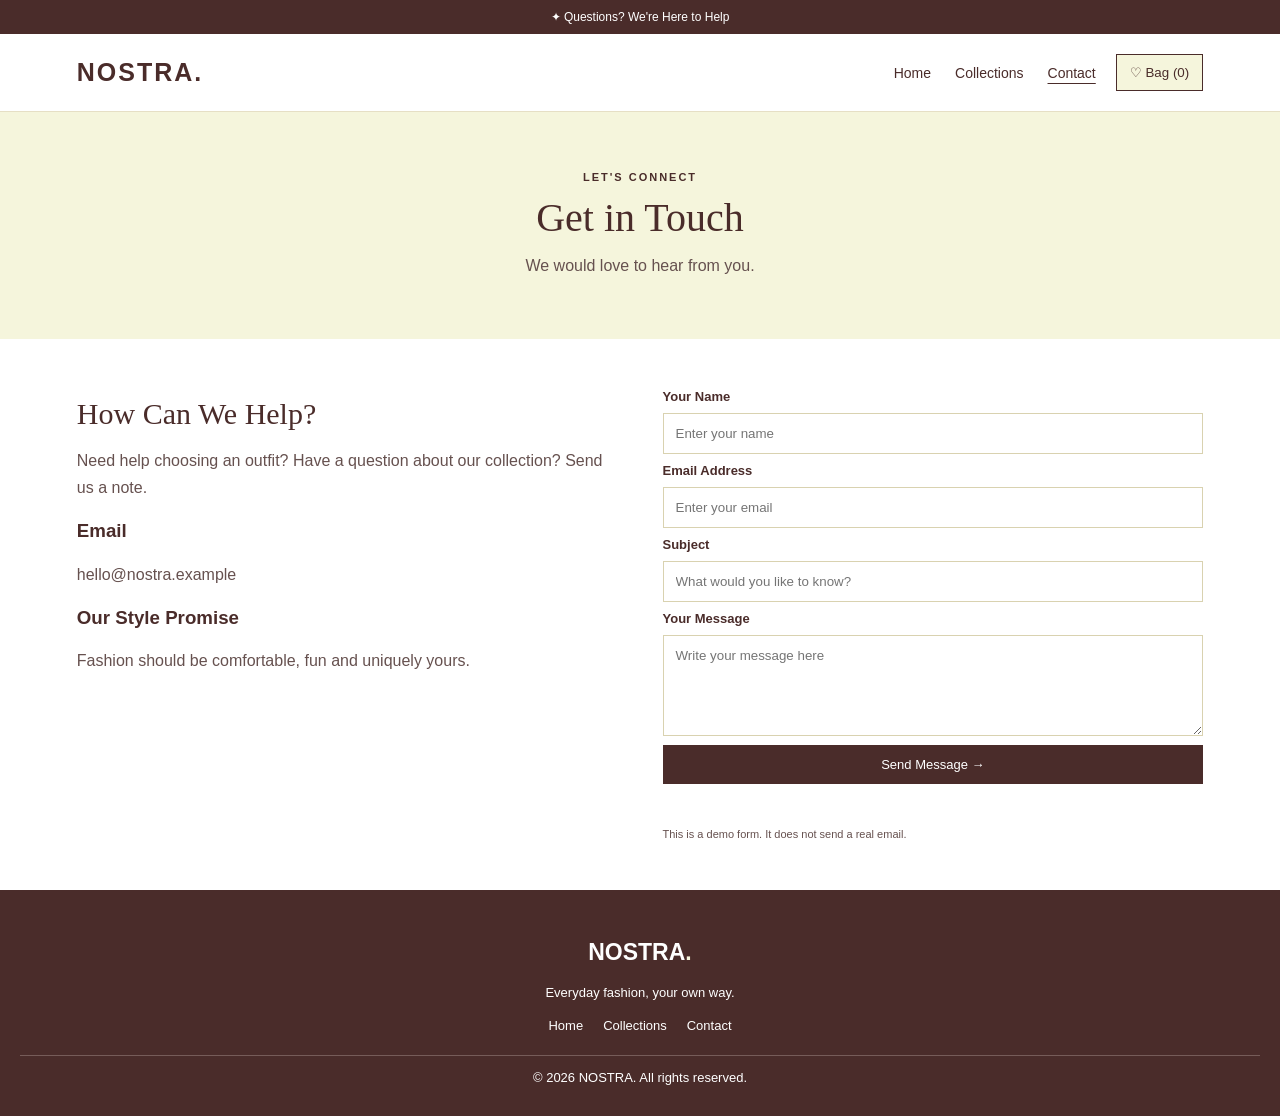
<file: contact.html>
<!DOCTYPE html>
<html lang="en">
<head>
<meta charset="UTF-8">
<meta name="viewport" content="width=device-width, initial-scale=1.0">
<title>Contact | NOSTRA</title>
<link rel="stylesheet" href="style.css">
<script src="script.js" defer></script>
</head>
<body>
 
    <div class="offer-bar">

        ✦ Questions? We're Here to Help
</div>
 
    <header>
<a href="index.html" class="logo">NOSTRA<span>.</span></a>
 
        <nav>
<a href="index.html">Home</a>
<a href="collections.html">Collections</a>
<a class="active" href="contact.html">Contact</a>
</nav>
 
        <button id="openCart" class="cart-button">

            ♡ Bag (<span id="cart-count">0</span>)
</button>
</header>
 
    <main>
<section class="collection-banner">
<p class="small-heading">LET'S CONNECT</p>
<h1>Get in Touch</h1>
<p>We would love to hear from you.</p>
</section>
 
        <section class="section contact-section">
<div class="contact-info">
<h2>How Can We Help?</h2>
 
                <p>

                    Need help choosing an outfit? Have a question about

                    our collection? Send us a note.
</p>
 
                <h3>Email</h3>
<p>hello@nostra.example</p>
 
                <h3>Our Style Promise</h3>
<p>

                    Fashion should be comfortable, fun and uniquely yours.
</p>
</div>
 
            <form id="contact-form" class="contact-form">
<label for="contact-name">Your Name</label>
<input

                    id="contact-name"

                    type="text"

                    placeholder="Enter your name"

                    required
>
 
                <label for="contact-email">Email Address</label>
<input

                    id="contact-email"

                    type="email"

                    placeholder="Enter your email"

                    required
>
 
                <label for="contact-subject">Subject</label>
<input

                    id="contact-subject"

                    type="text"

                    placeholder="What would you like to know?"

                    required
>
 
                <label for="contact-message-input">Your Message</label>
<textarea

                    id="contact-message-input"

                    rows="5"

                    placeholder="Write your message here"

                    required
></textarea>
 
                <button type="submit" class="main-button">

                    Send Message →
</button>
 
                <p id="contact-message" class="form-message"></p>
 
                <small>

                    This is a demo form. It does not send a real email.
</small>
</form>
</section>
</main>
 
    <footer>
<h2>NOSTRA<span>.</span></h2>
<p>Everyday fashion, your own way.</p>
 
        <div class="footer-links">
<a href="index.html">Home</a>
<a href="collections.html">Collections</a>
<a href="contact.html">Contact</a>
</div>
 
        <p class="copyright">© 2026 NOSTRA. All rights reserved.</p>
</footer>
 
    <!-- Shopping Cart -->
 
    <div id="cartOverlay" class="cart-overlay hidden">
<div class="cart-box">
<div class="cart-heading">
<h2>Your Shopping Bag</h2>
<button id="closeCart" class="close-button">×</button>
</div>
 
            <div id="cart-items"></div>
 
            <p id="empty-cart">Your bag is empty. Find your favourite style!</p>
 
            <div class="cart-total">

                Total: <span id="cart-total">₹0</span>
</div>
 
            <button id="checkout-button"

                    class="main-button checkout-button">

                Place Demo Order
</button>
</div>
</div>
 
</body>
</html>
</file>
<file: style.css>
/* NOSTRA - Beige, White and Dark Brown Theme */
 
* {

    box-sizing: border-box;

}
 
body {

    margin: 0;

    font-family: Arial, sans-serif;

    color: #4A2C2A;

    background-color: #FFFFFF;

}
 
a {

    text-decoration: none;

    color: inherit;

}
 
button,

input,

select,

textarea {

    font-family: Arial, sans-serif;

}
 
/* Offer bar */
 
.offer-bar {

    background-color: #4A2C2A;

    color: #FFFFFF;

    text-align: center;

    padding: 10px;

    font-size: 12px;

}
 
/* Header and navigation */
 
header {

    display: flex;

    align-items: center;

    gap: 20px;

    padding: 20px 6%;

    border-bottom: 1px solid #e6dfc5;

    background-color: #FFFFFF;

}
 
.logo {

    font-size: 25px;

    font-weight: bold;

    letter-spacing: 2px;

    white-space: nowrap;

}
 
.logo span {

    color: #4A2C2A;

}
 
nav {

    display: flex;

    gap: 24px;

    margin-left: auto;

}
 
nav a {

    font-size: 14px;

}
 
nav a:hover,

nav a.active {

    text-decoration: underline;

    text-underline-offset: 5px;

}
 
.cart-button {

    background-color: #F5F5DC;

    color: #4A2C2A;

    border: 1px solid #4A2C2A;

    padding: 10px 13px;

    cursor: pointer;

    white-space: nowrap;

}
 
.cart-button:hover,

.clear-button:hover {

    background-color: #e9e9cb;

}
 
/* Common buttons */
 
.main-button {

    display: inline-block;

    background-color: #4A2C2A;

    color: #FFFFFF;

    padding: 12px 18px;

    border: none;

    cursor: pointer;

    font-size: 13px;

    text-align: center;

}
 
.main-button:hover {

    background-color: #65413e;

}
 
.small-heading {

    color: #4A2C2A;

    font-size: 11px;

    letter-spacing: 2px;

    font-weight: bold;

}
 
/* Home page hero */
 
.hero {

    display: flex;

    align-items: center;

    gap: 40px;

    padding: 50px 6%;

    background-color: #F5F5DC;

}
 
.hero-text,

.hero-image {

    flex: 1;

    min-width: 0;

}
 
.hero h1 {

    font-family: Georgia, serif;

    font-size: 52px;

    line-height: 1.1;

    margin: 15px 0;

}
 
.hero-text > p:not(.small-heading):not(.hero-quote) {

    color: #66514f;

    line-height: 1.8;

    max-width: 420px;

    margin-bottom: 25px;

}
 
.hero-quote {

    margin-top: 25px;

    font-family: Georgia, serif;

    font-style: italic;

    font-size: 14px;

}
 
.hero-image img {

    display: block;

    width: 100%;

    height: 380px;

    object-fit: cover;

}
 
/* Common sections */
 
.section {

    padding: 50px 6%;

}
 
.section-title {

    margin-bottom: 24px;

}
 
.section-title h2,

.newsletter h2,

.contact-info h2 {

    font-family: Georgia, serif;

    font-weight: normal;

    font-size: 30px;

    margin: 8px 0;

}
 
/* Category cards */
 
.category-container {

    display: flex;

    gap: 20px;

}
 
.category-box {

    flex: 1;

    min-height: 190px;

    padding: 25px;

    display: flex;

    flex-direction: column;

    justify-content: center;

    background-color: #F5F5DC;

    border: 1px solid #e6dfc5;

}
 
.men-box {

    background-color: #FFFFFF;

}
 
.category-box span {

    font-size: 12px;

    letter-spacing: 1px;

}
 
.category-box h3 {

    font-family: Georgia, serif;

    font-size: 25px;

}
 
.category-box p {

    font-size: 13px;

}
 
.category-box:hover {

    background-color: #eeedcf;

}
 
/* Product cards */
 
.product-container {

    display: grid;

    grid-template-columns: repeat(4, minmax(0, 1fr));

    gap: 22px 16px;

}
 
.product-card {

    min-width: 0;

    background-color: #FFFFFF;

    border: 1px solid #e6dfc5;

}
 
.product-card img {

    display: block;

    width: 100%;

    height: 250px;

    object-fit: cover;

    background-color: #F5F5DC;

}
 
.product-details {

    padding: 12px;

}
 
.product-details .product-category {

    color: #786361;

    font-size: 11px;

    margin: 4px 0;

}
 
.product-details h3 {

    font-size: 15px;

    margin: 7px 0;

}
 
.product-details .product-price {

    color: #4A2C2A;

    font-weight: bold;

    font-size: 14px;

    margin: 8px 0;

}
 
.add-to-cart {

    width: 100%;

    padding: 10px;

    background-color: #4A2C2A;

    color: #FFFFFF;

    border: none;

    cursor: pointer;

    margin-top: 5px;

}
 
.add-to-cart:hover {

    background-color: #65413e;

}
 
.center-button {

    text-align: center;

    margin-top: 28px;

}
 
/* Quote section */
 
.quote-section {

    text-align: center;

    padding: 48px 20px;

    background-color: #F5F5DC;

}
 
.quote-section h2 {

    font-family: Georgia, serif;

    font-size: 29px;

    font-weight: normal;

}
 
.quote-section p,

.newsletter p {

    color: #66514f;

}
 
/* Newsletter */
 
.newsletter {

    text-align: center;

}
 
.newsletter form {

    display: flex;

    justify-content: center;

    max-width: 460px;

    gap: 8px;

    margin: 20px auto;

}
 
.newsletter input {

    flex: 1;

    min-width: 0;

    padding: 12px;

    border: 1px solid #d9d2b0;

}
 
.form-message {

    font-size: 13px;

    color: #4A2C2A;

}
 
/* Collections page */
 
.collection-banner {

    text-align: center;

    padding: 48px 20px;

    background-color: #F5F5DC;

}
 
.collection-banner h1 {

    font-family: Georgia, serif;

    font-size: 40px;

    font-weight: normal;

    margin: 10px 0;

}
 
.collection-banner p:last-child {

    color: #66514f;

}
 
/* Search and filters */
 
.filter-container {

    display: flex;

    align-items: end;

    gap: 12px;

    padding: 16px;

    margin-bottom: 20px;

    background-color: #F5F5DC;

}
 
.filter-item {

    flex: 1;

    min-width: 0;

}
 
.filter-item label {

    display: block;

    font-size: 12px;

    font-weight: bold;

    margin-bottom: 7px;

}
 
.filter-item input,

.filter-item select {

    width: 100%;

    height: 40px;

    padding: 9px;

    border: 1px solid #d9d2b0;

    background-color: #FFFFFF;

    color: #4A2C2A;

}
 
.clear-button {

    height: 40px;

    padding: 0 13px;

    border: 1px solid #4A2C2A;

    background-color: #FFFFFF;

    color: #4A2C2A;

    cursor: pointer;

}
 
.results-count {

    font-size: 13px;

    color: #66514f;

}
 
.no-results {

    text-align: center;

    padding: 25px;

}
 
.hidden {

    display: none !important;

}
 
/* Contact page */
 
.contact-section {

    display: flex;

    gap: 45px;

}
 
.contact-info,

.contact-form {

    flex: 1;

    min-width: 0;

}
 
.contact-info p {

    color: #66514f;

    line-height: 1.7;

}
 
.contact-form {

    display: flex;

    flex-direction: column;

    gap: 9px;

}
 
.contact-form label {

    font-size: 13px;

    font-weight: bold;

}
 
.contact-form input,

.contact-form textarea {

    width: 100%;

    padding: 12px;

    border: 1px solid #d9d2b0;

    background-color: #FFFFFF;

    color: #4A2C2A;

}
 
.contact-form textarea {

    resize: vertical;

}
 
.contact-form small {

    color: #66514f;

    font-size: 11px;

}
 
/* Footer */
 
footer {

    background-color: #4A2C2A;

    color: #FFFFFF;

    text-align: center;

    padding: 30px 20px 18px;

}
 
footer h2 {

    font-size: 23px;

}
 
footer h2 span {

    color: #F5F5DC;

}
 
footer p {

    font-size: 13px;

}
 
.footer-links {

    display: flex;

    justify-content: center;

    gap: 20px;

    margin: 18px 0;

}
 
.footer-links a {

    font-size: 13px;

}
 
.copyright {

    border-top: 1px solid #765c59;

    padding-top: 14px;

    margin-top: 22px;

}
 
/* Shopping cart */
 
.cart-overlay {

    position: fixed;

    inset: 0;

    z-index: 10;

    display: flex;

    justify-content: center;

    align-items: center;

    padding: 15px;

    background-color: rgba(35, 20, 19, 0.55);

}
 
.cart-box {

    width: 100%;

    max-width: 500px;

    max-height: 85vh;

    overflow-y: auto;

    padding: 22px;

    background-color: #FFFFFF;

    color: #4A2C2A;

}
 
.cart-heading {

    display: flex;

    align-items: center;

    justify-content: space-between;

    border-bottom: 1px solid #e6dfc5;

    padding-bottom: 10px;

}
 
.cart-heading h2 {

    font-family: Georgia, serif;

    font-weight: normal;

}
 
.close-button {

    border: none;

    background: transparent;

    color: #4A2C2A;

    font-size: 28px;

    cursor: pointer;

}
 
.cart-item {

    display: flex;

    align-items: center;

    gap: 12px;

    padding: 14px 0;

    border-bottom: 1px solid #e6dfc5;

}
 
.cart-item img {

    width: 70px;

    height: 85px;

    object-fit: cover;

}
 
.cart-item-details {

    flex: 1;

}
 
.cart-item-details h3 {

    font-size: 14px;

    margin: 0 0 5px;

}
 
.cart-item-details p {

    font-size: 12px;

    margin: 5px 0;

}
 
.quantity-button {

    border: 1px solid #d9d2b0;

    background-color: #F5F5DC;

    color: #4A2C2A;

    padding: 4px 9px;

    cursor: pointer;

}
 
.remove-button {

    border: none;

    background: transparent;

    color: #4A2C2A;

    text-decoration: underline;

    padding: 5px 0;

    font-size: 11px;

    cursor: pointer;

}
 
.cart-total {

    text-align: right;

    padding: 15px 0;

    font-size: 17px;

    font-weight: bold;

}
 
.checkout-button {

    width: 100%;

}
 
/* Tablet screen */
 
@media (max-width: 800px) {

    header {

        flex-wrap: wrap;

        padding: 17px 4%;

    }
 
    nav {

        order: 3;

        width: 100%;

        justify-content: center;

        margin-left: 0;

        gap: 20px;

    }
 
    .hero {

        flex-direction: column;

        padding: 35px 5%;

    }
 
    .hero h1 {

        font-size: 43px;

    }
 
    .hero-image img {

        height: 300px;

    }
 
    .product-container {

        grid-template-columns: repeat(2, minmax(0, 1fr));

        gap: 16px;

    }
 
    .product-card img {

        height: 230px;

    }
 
    .filter-container {

        flex-wrap: wrap;

    }
 
    .filter-item {

        flex-basis: 40%;

    }

}
 
/* Mobile screen */
 
@media (max-width: 500px) {

    .logo {

        font-size: 20px;

    }
 
    nav {

        gap: 16px;

        margin-left: 0;

    }
 
    nav a {

        font-size: 12px;

    }
 
    .hero h1 {

        font-size: 37px;

    }
 
    .section {

        padding: 35px 5%;

    }
 
    .category-container,

    .contact-section {

        flex-direction: column;

    }
 
    .product-card img {

        height: 190px;

    }
 
    .product-details {

        padding: 9px;

    }
 
    .product-details h3 {

        font-size: 13px;

    }
 
    .filter-container {

        flex-direction: column;

        align-items: stretch;

    }
 
    .filter-item {

        width: 100%;

    }
 
    .newsletter form {

        flex-direction: column;

    }
 
    .cart-box {

        padding: 15px;

    }

}
</file>
